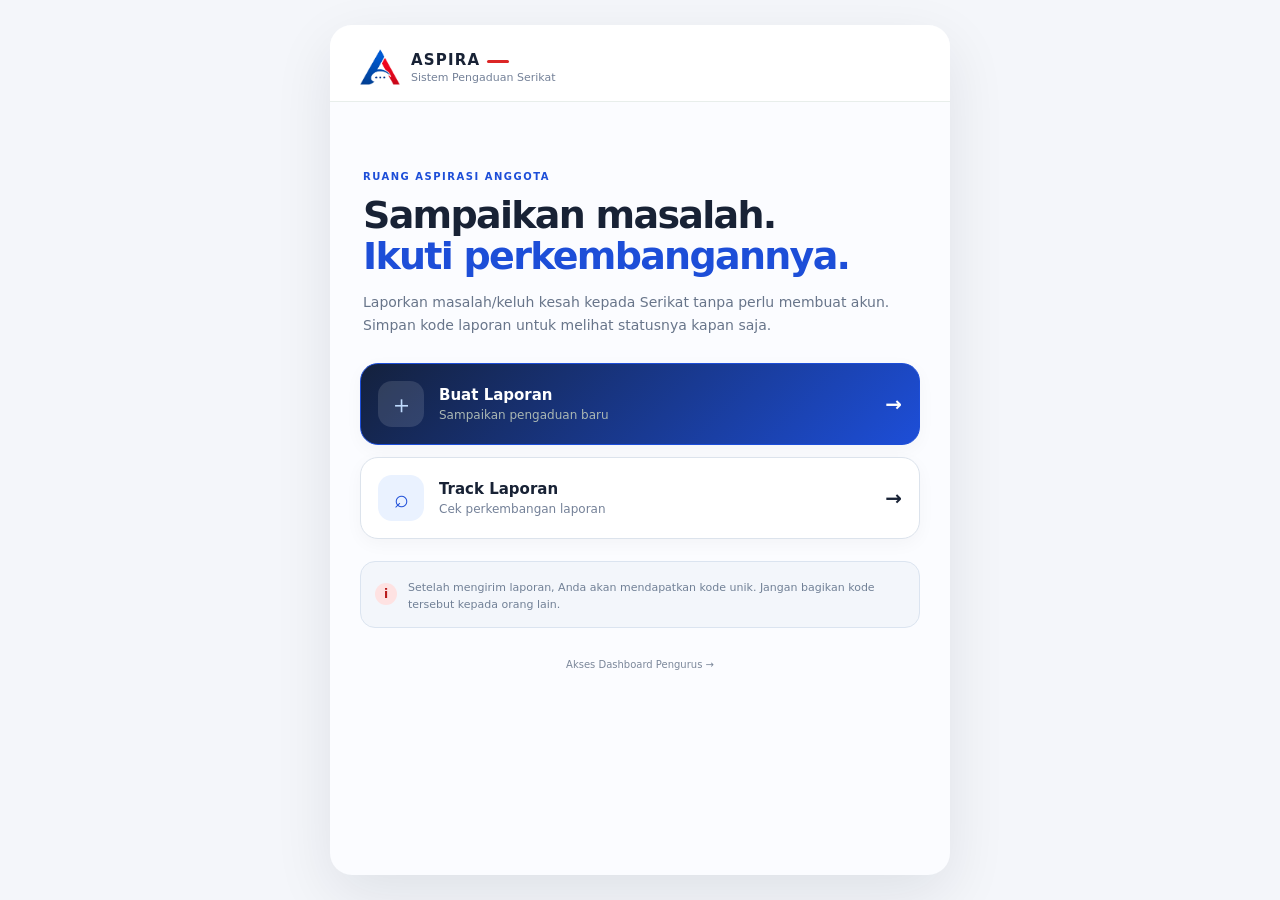
<file: index.html>
<!DOCTYPE html>
<html lang="id">
<head>
  <meta charset="UTF-8">
  <meta name="viewport" content="width=device-width, initial-scale=1.0">
  <meta name="theme-color" content="#14213d">
  <title>ASPIRA — Pengaduan Serikat</title>
  <link rel="stylesheet" href="css/style.css">
</head>
<body>
  <main class="app-shell">
    <header class="topbar">
      <div class="brand"> 
        <div class="brand-mark brand-mark-image"><img src="assets/aspira-brand-mark.png" alt="ASPIRA"></div>
        <div>
          <div class="brand-name">ASPIRA</div>
          <div class="brand-subtitle">Sistem Pengaduan Serikat</div>
        </div>
      </div>
    </header>

    <section class="page active">
      <div class="hero">
        <span class="eyebrow">RUANG ASPIRASI ANGGOTA</span>
        <h1>Sampaikan masalah.<br><span>Ikuti perkembangannya.</span></h1>
        <p>Laporkan masalah/keluh kesah kepada Serikat tanpa perlu membuat akun. Simpan kode laporan untuk melihat statusnya kapan saja.</p>
      </div>

      <div class="home-actions">
        <a class="action-card primary" href="pages/laporan.html">
          <div class="action-icon">＋</div>
          <div><strong>Buat Laporan</strong><span>Sampaikan pengaduan baru</span></div>
          <b>→</b>
        </a>
        <a class="action-card" href="pages/track.html">
          <div class="action-icon">⌕</div>
          <div><strong>Track Laporan</strong><span>Cek perkembangan laporan</span></div>
          <b>→</b>
        </a>
      </div>

      <div class="info-box">
        <div class="info-icon">i</div>
        <div>
          <p>Setelah mengirim laporan, Anda akan mendapatkan kode unik. Jangan bagikan kode tersebut kepada orang lain.</p>
        </div>
      </div>
    
      <div class="admin-entry">
        <a href="pages/admin-login.html">Akses Dashboard Pengurus →</a> 
      </div>
    </section>
  </main>
</body>
</html>
</file>
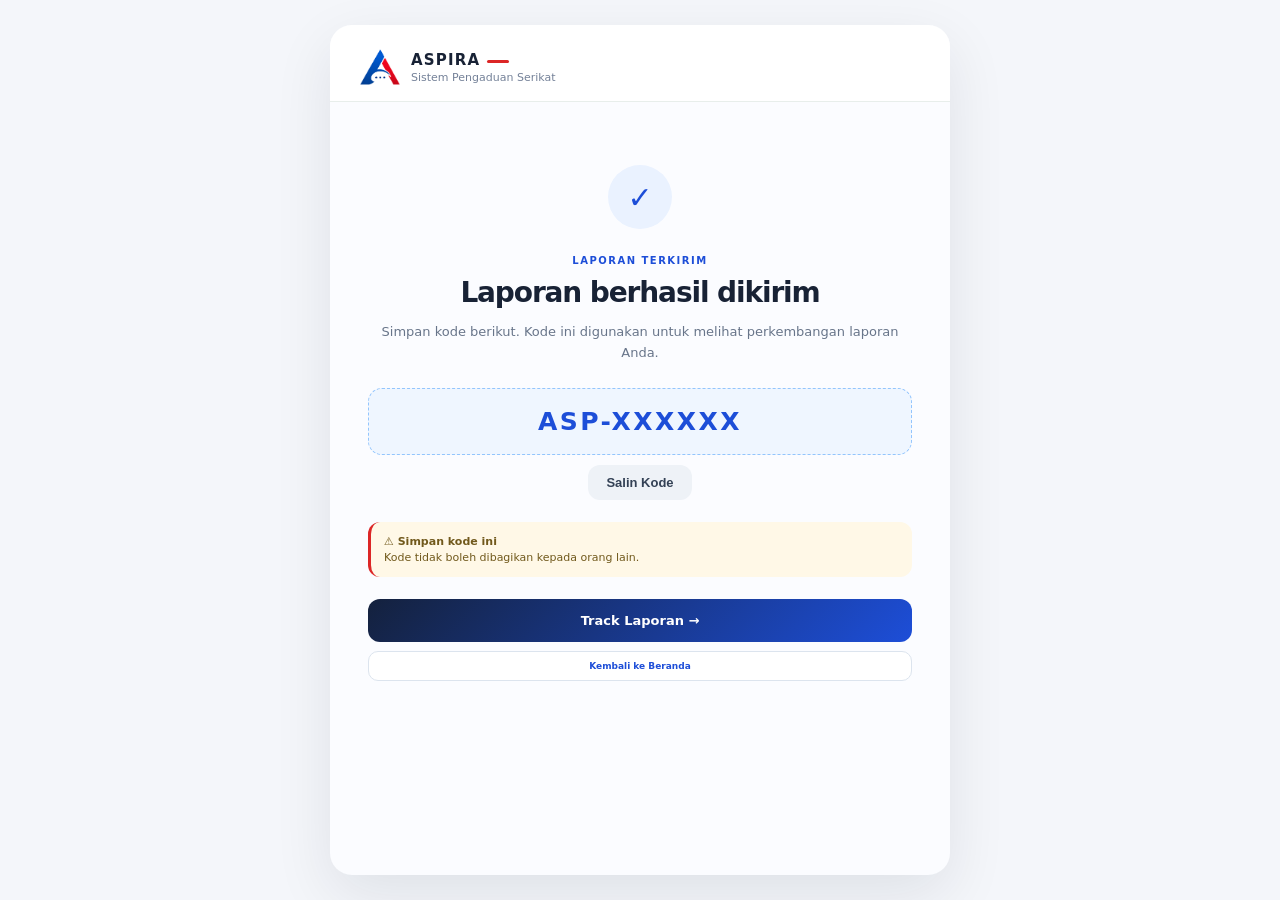
<file: pages/sukses.html>
<!DOCTYPE html>
<html lang="id">
<head>
  <meta charset="UTF-8">
  <meta name="viewport" content="width=device-width, initial-scale=1.0">
  <meta name="theme-color" content="#14213d">
  <title>Laporan Terkirim — ASPIRA</title>
  <link rel="stylesheet" href="../css/style.css">
</head>
<body>
  <main class="app-shell">
    <header class="topbar"><a class="brand brand-link" href="../index.html"><div class="brand-mark brand-mark-image"><img src="../assets/aspira-brand-mark.png" alt="ASPIRA"></div><div><div class="brand-name">ASPIRA</div><div class="brand-subtitle">Sistem Pengaduan Serikat</div></div></a></header>
    <section class="page active">
      <div class="success-card">
        <div class="success-mark">✓</div>
        <span class="eyebrow">LAPORAN TERKIRIM</span>
        <h2>Laporan berhasil dikirim</h2>
        <p>Simpan kode berikut. Kode ini digunakan untuk melihat perkembangan laporan Anda.</p>
        <div class="ticket-code" id="generatedCode">ASP-XXXXXX</div>
        <button class="copy-btn" id="copyBtn">Salin Kode</button>
        <div class="warning"><strong>⚠ Simpan kode ini</strong><span>Kode tidak boleh dibagikan kepada orang lain.</span></div>
        <div class="success-actions">
          <a class="submit-btn button-link" href="track.html" id="trackLink">Track Laporan →</a>
          <a class="secondary-btn button-link" href="../index.html">Kembali ke Beranda</a>
        </div>
      </div>
    </section>
  </main>
  <script src="../js/loading.js"></script><script src="../js/sukses.js"></script>
</body>
</html>
</file>
<file: css/style.css>
*{box-sizing:border-box}body{margin:0;background:#f4f6fa;color:#182235;font-family:Inter,ui-sans-serif,system-ui,-apple-system,BlinkMacSystemFont,"Segoe UI",sans-serif}.app-shell{width:min(100%,620px);min-height:100vh;margin:auto;background:#fbfcff}.topbar{padding:22px 22px 14px;border-bottom:1px solid #e8eeeb;background:#fff}.brand{display:flex;align-items:center;gap:11px}.brand-mark{width:40px;height:40px;border-radius:12px;background:#14213d;color:#fff;display:grid;place-items:center;font-weight:800;font-size:18px}.brand-name{font-weight:850;letter-spacing:.08em;font-size:15px}.brand-subtitle{font-size:11px;color:#748198;margin-top:2px}.page{display:none;padding:28px 22px 42px}.page.active{display:block}.hero{padding:35px 3px 26px}.eyebrow{font-size:10px;font-weight:800;letter-spacing:.15em;color:#2563eb}.hero h1{font-size:38px;line-height:1.08;letter-spacing:-.045em;margin:11px 0 14px}.hero h1 span{color:#2563eb}.hero p,.page-heading p{color:#68758a;line-height:1.65;margin:0;font-size:14px}.home-actions{display:grid;gap:12px}.action-card{width:100%;border:1px solid #dce3ec;background:#fff;border-radius:18px;padding:17px;display:grid;grid-template-columns:48px 1fr auto;align-items:center;text-align:left;gap:13px;cursor:pointer;box-shadow:0 5px 18px rgba(15,23,42,.035);transition:.2s}.action-card:hover{transform:translateY(-1px);border-color:#b9d8cd}.action-card.primary{background:#14213d;color:#fff;border-color:#14213d}.action-card strong,.action-card span{display:block}.action-card strong{font-size:15px}.action-card span{font-size:12px;margin-top:4px;color:#748198}.action-card.primary span{color:#aab7b3}.action-card>b{font-size:20px}.action-icon{width:46px;height:46px;border-radius:14px;background:#eaf2ff;color:#1d4ed8;display:grid;place-items:center;font-size:25px}.primary .action-icon{background:#243b68;color:#93c5fd}.info-box{margin-top:22px;background:#f3f6fb;border:1px solid #dbe4f0;border-radius:15px;padding:14px;display:flex;gap:11px}.info-icon{width:22px;height:22px;border-radius:50%;background:#dbeafe;color:#1d4ed8;display:grid;place-items:center;font-weight:800;font-size:12px;flex:none;transform:translateY(7PX);}.info-box strong{font-size:12px}.info-box p{font-size:11px;color:#718096;line-height:1.5;margin:4px 0 0}.back-btn{border:0;background:transparent;padding:0;color:#64716d;font-weight:700;cursor:pointer;margin-bottom:25px}.page-heading{margin-bottom:22px}.page-heading h2{font-size:30px;letter-spacing:-.04em;margin:8px 0 8px}.form-card,.track-card{background:#fff;border:1px solid #dce3ec;border-radius:20px;padding:18px;box-shadow:0 8px 24px rgba(15,23,42,.04)}label{display:block;font-size:12px;font-weight:750;color:#334155;margin-bottom:16px}label span{color:#2563eb}input,select,textarea{display:block;width:100%;margin-top:7px;border:1px solid #dbe4e0;background:#fbfcff;border-radius:11px;padding:13px 12px;font:inherit;font-size:13px;color:#182235;outline:none;transition:.2s}textarea{resize:vertical;min-height:100px;max-height:220px}input:focus,select:focus,textarea:focus{border-color:#60a5fa;box-shadow:0 0 0 3px rgba(11,143,105,.08)}.submit-btn,.secondary-btn,.copy-btn{width:100%;border:0;border-radius:12px;padding:14px;font-weight:800;font-size:13px;cursor:pointer}.submit-btn{background:#14213d;color:#fff}.submit-btn span{float:right}.secondary-btn{background:#eef3f1;color:#31403b;margin-top:9px}.success-card{text-align:center;padding:35px 8px}.success-mark{width:64px;height:64px;border-radius:50%;background:#dff5ed;color:#1d4ed8;display:grid;place-items:center;font-size:30px;font-weight:800;margin:0 auto 20px}.success-card h2{font-size:28px;letter-spacing:-.04em;margin:8px 0}.success-card p{color:#68758a;font-size:13px;line-height:1.6}.ticket-code{margin:24px 0 10px;padding:18px;border:1px dashed #71bea9;background:#f0faf6;border-radius:14px;font-size:25px;letter-spacing:.1em;font-weight:900;color:#1d4ed8}.copy-btn{width:auto;padding:10px 18px;background:#eef2f7;color:#334155}.warning{margin:22px 0;text-align:left;padding:13px;border-radius:12px;background:#fff8e7;color:#71591c;font-size:11px}.warning strong,.warning span{display:block}.warning span{margin-top:3px}.success-actions{margin-top:22px}.code-input{text-transform:uppercase;letter-spacing:.12em;font-weight:800}.track-result{margin-top:18px}.hidden{display:none}.result-card{background:#fff;border:1px solid #dce3ec;border-radius:20px;padding:19px}.result-head{display:flex;justify-content:space-between;gap:10px;align-items:start}.result-title{font-weight:850;font-size:16px}.status{font-size:10px;font-weight:850;padding:7px 9px;border-radius:20px;background:#fff3cf;color:#80651c;white-space:nowrap}.meta{font-size:11px;color:#7b879a;margin-top:6px}.timeline{margin-top:22px}.event{display:grid;grid-template-columns:18px 1fr;gap:11px;position:relative;padding-bottom:20px}.event:not(:last-child):after{content:"";position:absolute;left:7px;top:16px;width:2px;height:calc(100% - 10px);background:#dfe8e4}.dot{width:16px;height:16px;border-radius:50%;background:#2563eb;border:4px solid #dbeafe;z-index:1}.event-title{font-size:12px;font-weight:800}.event-date{font-size:10px;color:#8792a5;margin-top:3px}.event-note{font-size:11px;color:#6d788b;margin-top:5px;line-height:1.45}@media(min-width:700px){body{padding:25px 0}.app-shell{border-radius:22px;overflow:hidden;box-shadow:0 20px 60px rgba(15,23,42,.09);min-height:calc(100vh - 50px)}.topbar{padding-left:30px;padding-right:30px}.page{padding-left:30px;padding-right:30px}}

/* Blue + red union accent */
.brand-mark{background:linear-gradient(135deg,#1d4ed8 0 70%,#dc2626 70% 100%)}
.brand-name{position:relative}
.brand-name:after{content:"";display:inline-block;width:22px;height:3px;margin:0 0 2px 7px;border-radius:4px;background:#dc2626}
.action-card.primary{background:linear-gradient(135deg,#14213d 0%,#1d4ed8 100%);border-color:#1d4ed8}
.action-card.primary .action-icon{background:rgba(255,255,255,.12);color:#bfdbfe}
.action-card:not(.primary) .action-icon{background:#eaf2ff;color:#1d4ed8}
.eyebrow{color:#1d4ed8}
.hero h1 span{color:#1d4ed8}
.submit-btn{background:linear-gradient(135deg,#14213d 0%,#1d4ed8 100%)}
.ticket-code{border-color:#93c5fd;background:#eff6ff;color:#1d4ed8}
.success-mark{background:#eaf2ff;color:#1d4ed8}
.warning{border-left:3px solid #dc2626}
.status{background:#fff1f2;color:#b91c1c}
.dot{background:#1d4ed8;border-color:#dbeafe}
.info-icon{color:#b91c1c;background:#fee2e2}

.brand-link{text-decoration:none;color:inherit}
.button-link{text-decoration:none;display:block;text-align:center}

/* Navigation links */
a.action-card,
a.back-btn,
a.brand-link,
a.button-link {
  text-decoration: none;
}
a.action-card {
  color: inherit;
}
a.back-btn {
  display: inline-block;
}

/* Center action icons */
.action-card .action-icon {
  display: flex;
  align-items: center;
  justify-content: center;
  line-height: 1;
  text-align: center;
  padding: 0;
}
.action-card .action-icon::first-letter {
  line-height: 1;
}

.form-card input[type="file"]{padding:10px;background:#fff}
.file-hint{font-size:10px;font-weight:500;color:#7b879a;margin-top:6px;line-height:1.45}
.privacy-option{display:grid;grid-template-columns:22px 1fr;gap:10px;align-items:start;padding:13px;border:1px solid #dce3ec;border-radius:12px;background:#f8fafc;cursor:pointer}
.privacy-option>input{position:absolute;opacity:0;pointer-events:none;width:1px;height:1px;margin:0}
.checkmark{width:20px;height:20px;border:1.5px solid #b8c4d3;border-radius:6px;background:#fff;display:block;position:relative}
.privacy-option>input:checked + .checkmark{background:#1d4ed8;border-color:#1d4ed8}
.privacy-option>input:checked + .checkmark:after{content:"✓";position:absolute;color:#fff;font-size:13px;font-weight:800;left:4px;top:0}
.privacy-copy{margin:0!important;font-weight:700!important;font-size:12px!important;color:#34413d!important}
.privacy-copy strong,.privacy-copy small{display:block}
.privacy-copy small{font-weight:500;font-size:10px;color:#748198;margin-top:4px;line-height:1.45}
label small{font-weight:500;color:#8792a5}

/* Track: loading + compact result + collapsible details */
.track-loading[hidden],
.report-detail[hidden] {
  display: none !important;
}
.track-loading {
  min-height: 82px;
  display: flex;
  align-items: center;
  justify-content: center;
  gap: 10px;
  color: #68758a;
  font-size: 12px;
  font-weight: 750;
}
.track-loading .loader {
  width: 26px;
  height: 26px;
  border: 3px solid #dbeafe;
  border-top-color: #1d4ed8;
  border-right-color: #dc2626;
  border-radius: 50%;
  animation: aspiraSpin .7s linear infinite;
}
@keyframes aspiraSpin { to { transform: rotate(360deg); } }

.track-topline {
  display: flex;
  align-items: flex-start;
  justify-content: space-between;
  gap: 12px;
}
.track-title {
  min-width: 0;
  font-size: 13px;
  line-height: 1.45;
  color: #334155;
}
.track-title strong {
  color: #1d4ed8;
  letter-spacing: .03em;
}
.track-title > span:first-of-type {
  color: #a0aabd;
  margin: 0 3px;
}
.track-summary {
  display: grid;
  grid-template-columns: 1fr 1fr;
  gap: 10px;
  margin-top: 15px;
  padding: 12px 0;
  border-top: 1px solid #edf1f5;
  border-bottom: 1px solid #edf1f5;
}
.track-summary span,
.track-summary strong {
  display: block;
}
.track-summary span {
  font-size: 10px;
  color: #7b879a;
}
.track-summary strong {
  margin-top: 3px;
  font-size: 12px;
  color: #334155;
}
.track-event {
  display: flex;
  align-items: center;
  gap: 10px;
  margin-top: 15px;
  min-height: 26px;
}
.track-event .dot {
  flex: 0 0 16px;
}
.detail-toggle {
  width: 100%;
  margin-top: 12px;
  padding: 11px 12px;
  border: 1px solid #dbe4f0;
  border-radius: 11px;
  background: #fff;
  color: #1d4ed8;
  font-size: 12px;
  font-weight: 800;
  text-align: left;
  cursor: pointer;
}
.detail-toggle span {
  display: inline-block;
  width: 16px;
  text-align: center;
}
.detail-divider {
  height: 1px;
  background: #edf1f5;
  margin: 15px 0 0;
}

/* Readable report detail */
.report-detail {
  padding-top: 2px;
}
.detail-section {
  padding: 17px 0 2px;
}
.detail-section + .detail-section {
  border-top: 1px solid #edf1f5;
  margin-top: 6px;
}
.detail-section-title {
  font-size: 12px;
  font-weight: 850;
  color: #14213d;
  margin-bottom: 12px;
  letter-spacing: -.01em;
}
.detail-grid {
  display: grid;
  grid-template-columns: 1fr 1fr;
  gap: 10px;
}
.detail-item {
  min-width: 0;
  padding: 11px 12px;
  border: 1px solid #e7ebf1;
  border-radius: 10px;
  background: #fbfcfe;
}
.detail-item span,
.story-box > span,
.attachment-box span {
  display: block;
  font-size: 10px;
  font-weight: 650;
  color: #7b879a;
  margin-bottom: 5px;
}
.detail-item strong,
.attachment-box strong {
  display: block;
  font-size: 12px;
  line-height: 1.45;
  color: #334155;
  font-weight: 750;
  overflow-wrap: anywhere;
}
.detail-full {
  margin-bottom: 10px;
}
.story-box {
  margin-top: 10px;
  padding: 13px 14px;
  border-radius: 11px;
  background: #f7f9fc;
  border: 1px solid #e7ebf1;
}
.story-box p {
  margin: 0;
  color: #4f5d70;
  font-size: 12px;
  line-height: 1.7;
  overflow-wrap: anywhere;
}
.attachment-box {
  margin-top: 10px;
  padding: 11px 12px;
  border: 1px solid #e7ebf1;
  border-radius: 10px;
  background: #fbfcfe;
}
.attachment-box strong {
  color: #1d4ed8;
}
@media(max-width:430px) {
  .detail-grid {
    grid-template-columns: 1fr;
  }
}

/* Pengurus dashboard */
.admin-shell{width:min(100%,900px);min-height:100vh;margin:auto;background:#fbfcff}
.admin-topbar{display:flex;align-items:center;justify-content:space-between;padding:20px 28px;border-bottom:1px solid #e5eaf0;background:#fff}
.admin-badge{font-size:9px;font-weight:850;letter-spacing:.12em;color:#1d4ed8;background:#eaf2ff;border:1px solid #dbeafe;padding:8px 10px;border-radius:20px}
.admin-page{padding:30px 28px 50px}
.admin-heading h1{font-size:31px;letter-spacing:-.04em;margin:8px 0}
.admin-heading p{color:#68758a;font-size:13px;margin:0;line-height:1.6}
.stats-grid{display:grid;grid-template-columns:repeat(4,1fr);gap:12px;margin-top:24px}
.stat-card{padding:16px;border:1px solid #e1e7ef;border-radius:15px;background:#fff}
.stat-card span{display:block;font-size:10px;color:#7b879a;font-weight:700}
.stat-card strong{display:block;font-size:26px;color:#14213d;margin-top:5px}
.stat-new strong{color:#b91c1c}.stat-process strong{color:#1d4ed8}.stat-done strong{color:#087d5d}
.admin-toolbar{display:flex;align-items:end;justify-content:space-between;gap:15px;margin-top:30px;margin-bottom:13px}
.admin-toolbar h2{font-size:18px;margin:0 0 4px}.admin-toolbar span{font-size:10px;color:#7b879a}
.admin-toolbar select{width:auto;min-width:150px;margin:0;padding:10px 11px}
.admin-list{display:grid;gap:10px}
.admin-report{background:#fff;border:1px solid #e1e7ef;border-radius:15px;padding:16px}
.admin-report-top{display:flex;justify-content:space-between;align-items:flex-start;gap:15px}
.admin-code{font-size:10px;color:#1d4ed8;font-weight:850;letter-spacing:.05em}
.admin-report h3{font-size:14px;margin:5px 0 4px;color:#263449}
.admin-report p{font-size:10px;color:#7b879a;margin:0}
.admin-report-bottom{display:flex;justify-content:space-between;align-items:center;margin-top:14px;padding-top:11px;border-top:1px solid #edf1f5;font-size:10px;color:#8792a5}
.admin-report-bottom button{border:0;background:transparent;color:#1d4ed8;font-size:10px;font-weight:800;cursor:pointer}
.empty-admin{text-align:center;padding:45px 20px;border:1px dashed #dbe3ec;border-radius:15px;color:#334155;font-weight:800}
.empty-admin span{display:block;color:#8792a5;font-size:11px;font-weight:500;margin-top:5px}
@media(max-width:650px){
  .admin-topbar{padding:18px 20px}.admin-page{padding:25px 20px 40px}
  .stats-grid{grid-template-columns:1fr 1fr}
  .admin-toolbar{align-items:stretch;flex-direction:column}
  .admin-toolbar select{width:100%}
}
.admin-entry{text-align:center;margin-top:25px}.admin-entry a{font-size:10px;color:#7b879a;text-decoration:none}.admin-entry a:hover{color:#1d4ed8}
/* Admin detail */
.admin-detail-head{display:flex;justify-content:space-between;align-items:flex-start;gap:20px;margin:12px 0 24px}
.admin-detail-head h1{font-size:27px;letter-spacing:-.035em;margin:7px 0 5px;color:#14213d}
.admin-detail-code{font-size:11px;color:#1d4ed8;font-weight:850;letter-spacing:.06em}
.admin-detail-grid{display:grid;grid-template-columns:1fr 1.35fr;gap:12px}
.admin-panel{background:#fff;border:1px solid #e1e7ef;border-radius:15px;padding:18px;margin-top:12px}
.panel-title{font-size:13px;font-weight:850;color:#14213d;margin-bottom:14px}
.admin-info-grid{display:grid;grid-template-columns:1fr 1fr;gap:10px}
.admin-info-grid>div,.admin-info-row{padding:11px 12px;border:1px solid #e7ebf1;border-radius:10px;background:#fbfcfe}
.admin-info-grid span,.admin-info-row span{display:block;font-size:10px;color:#7b879a;margin-bottom:4px}
.admin-info-grid strong,.admin-info-row strong{font-size:12px;color:#334155;line-height:1.45;overflow-wrap:anywhere}
.admin-info-row{display:flex;justify-content:space-between;gap:15px;margin-bottom:9px}
.admin-info-row strong{text-align:right}
.admin-story{padding:14px;border-radius:11px;background:#f7f9fc;border:1px solid #e7ebf1;color:#4f5d70;font-size:12px;line-height:1.7}
.admin-attachment{margin-top:10px;padding:11px 12px;border:1px solid #e7ebf1;border-radius:10px;font-size:11px;color:#1d4ed8}
.action-panel label{margin-bottom:14px}
.action-panel textarea{min-height:90px;max-height:180px}
.admin-timeline{display:grid;gap:0}
.admin-timeline-item{display:grid;grid-template-columns:18px 1fr;gap:10px;position:relative;padding-bottom:19px}
.admin-timeline-item:not(:last-child):after{content:"";position:absolute;left:7px;top:15px;width:2px;height:calc(100% - 9px);background:#e1e7ef}
.admin-timeline-dot{width:16px;height:16px;border-radius:50%;background:#1d4ed8;border:4px solid #dbeafe;z-index:1}
.admin-timeline-item strong{display:block;font-size:11px;color:#334155}
.admin-timeline-item span{display:block;font-size:9px;color:#8792a5;margin-top:3px}
.admin-timeline-item p{font-size:11px;line-height:1.5;color:#68758a;margin:5px 0 0}
@media(max-width:700px){
  .admin-detail-head{flex-direction:column}
  .admin-detail-grid{grid-template-columns:1fr}
  .admin-info-grid{grid-template-columns:1fr}
}

/* Public tracking history */
.track-history{
  margin-top:18px;
  padding-top:15px;
  border-top:1px solid #edf1f5;
}
.history-title{
  font-size:11px;
  font-weight:850;
  color:#14213d;
  margin-bottom:14px;
}
.public-event{
  display:grid;
  grid-template-columns:20px 1fr;
  gap:10px;
  position:relative;
  padding-bottom:17px;
}
.public-event:not(:last-child) .public-event-marker:after{
  content:"";
  position:absolute;
  left:7px;
  top:15px;
  width:2px;
  height:calc(100% - 6px);
  background:#e1e7ef;
}
.public-event-marker{
  position:relative;
  z-index:1;
}
.public-event-marker .dot{
  width:16px;
  height:16px;
  border-radius:50%;
  background:#dbeafe;
  border:4px solid #fff;
  box-shadow:0 0 0 1px #93c5fd;
}
.public-event-marker.latest .dot{
  background:#1d4ed8;
  box-shadow:0 0 0 1px #1d4ed8;
}
.public-event-content strong{
  display:block;
  font-size:11px;
  color:#334155;
  line-height:1.4;
}
.public-event-content span{
  display:block;
  font-size:9px;
  color:#8792a5;
  margin-top:3px;
}
.public-event-content p{
  margin:5px 0 0;
  font-size:11px;
  line-height:1.55;
  color:#68758a;
}

.login-shell{min-height:100vh;display:flex;align-items:center;justify-content:center;padding:25px 18px;background:#f4f7fb}
.login-card{width:min(100%,430px);padding:30px;background:#fff;border:1px solid #e1e7ef;border-radius:20px;box-shadow:0 18px 50px rgba(20,33,61,.08)}
.login-brand{display:flex;align-items:center;gap:10px;text-decoration:none;color:inherit}.login-heading{margin:35px 0 22px}.login-heading h1{font-size:28px;letter-spacing:-.04em;color:#14213d;margin:8px 0}.login-heading p{font-size:12px;line-height:1.6;color:#68758a;margin:0}
.login-form label{display:block;margin-bottom:15px;font-size:11px;font-weight:800;color:#334155}.login-form input{margin-top:7px}.password-wrap{position:relative}.password-wrap input{padding-right:75px}.password-wrap button{position:absolute;right:8px;top:50%;transform:translateY(-38%);border:0;background:transparent;color:#1d4ed8;font-size:10px;font-weight:800;cursor:pointer}
.login-error{margin:0 0 13px;padding:10px 11px;border-radius:9px;background:#fff1f2;border:1px solid #fecdd3;color:#be123c;font-size:10px;font-weight:700}
.login-note{margin-top:15px;padding:12px;border-radius:11px;background:#f7f9fc;border:1px solid #e7ebf1}.login-note strong,.login-note span{display:block}.login-note strong{font-size:10px;color:#334155}.login-note span{font-size:9px;line-height:1.5;color:#8792a5;margin-top:4px}.login-back{display:block;text-align:center;margin-top:18px;color:#7b879a;font-size:10px;text-decoration:none}
.admin-actions{display:flex;align-items:center;gap:8px}.logout-btn{border:1px solid #e1e7ef;background:#fff;color:#64748b;border-radius:18px;padding:7px 10px;font-size:9px;font-weight:800;cursor:pointer}

.admin-controls{display:flex;gap:8px;align-items:center}.admin-controls select{min-width:145px;margin:0}
.admin-search{position:relative;display:flex;align-items:center;margin:0 0 14px}.admin-search input{width:100%;margin:0;padding:12px 42px 12px 38px;border:1px solid #e1e7ef;border-radius:12px;background:#fff;font-size:11px;color:#334155;outline:none}.admin-search input:focus{border-color:#93c5fd;box-shadow:0 0 0 3px rgba(29,78,216,.07)}
.search-icon{position:absolute;left:13px;top:50%;transform:translateY(-52%);color:#7b879a;font-size:19px;line-height:1;pointer-events:none}#clearSearch{position:absolute;right:9px;top:50%;transform:translateY(-50%);width:24px;height:24px;border:0;border-radius:50%;background:#eef2f7;color:#64748b;font-size:17px;line-height:20px;cursor:pointer}
@media(max-width:650px){.admin-controls{width:100%;display:grid;grid-template-columns:1fr 1fr}.admin-controls select{width:100%;min-width:0}}

/* V11 dashboard analytics */
.analytics-section{margin:20px 0 4px}
.action-alert{display:flex;align-items:center;gap:12px;padding:13px 14px;border:1px solid #fed7aa;border-radius:14px;background:#fffaf3;margin-bottom:12px}
.action-alert-icon{width:28px;height:28px;display:grid;place-items:center;border-radius:50%;background:#fef3c7;color:#b45309;font-weight:900;font-size:13px}
.action-alert strong{display:block;font-size:11px;color:#7c2d12}
.action-alert span{display:block;font-size:10px;color:#9a6b3f;margin-top:3px}
.action-alert button{margin-left:auto;border:0;background:transparent;color:#b45309;font-size:10px;font-weight:850;cursor:pointer}
.action-alert-clear{border-color:#d1fae5;background:#f5fffb}.action-alert-clear .action-alert-icon{background:#dcfce7;color:#15803d}.action-alert-clear strong{color:#166534}.action-alert-clear span{color:#4f7a61}
.analytics-grid{display:grid;grid-template-columns:1fr 1fr;gap:12px}
.analytics-card{background:#fff;border:1px solid #e1e7ef;border-radius:15px;padding:17px}
.analytics-card-head{display:flex;justify-content:space-between;align-items:flex-start;gap:10px;margin-bottom:15px}
.analytics-label{font-size:9px;font-weight:850;letter-spacing:.12em;color:#94a0b2}
.analytics-card h3{font-size:14px;color:#14213d;margin:4px 0 0}
.bar-list{display:flex;flex-direction:column;gap:12px;min-height:0}
.bar-row{display:block;min-height:0}.bar-meta{display:flex;align-items:center;justify-content:space-between;gap:10px;margin:0 0 5px;min-height:16px}
.bar-meta span{font-size:10px;color:#5d6b7e;white-space:nowrap;overflow:hidden;text-overflow:ellipsis}
.bar-meta strong{font-size:10px;color:#334155}
.bar-track{position:relative;width:100%;height:7px;border-radius:10px;background:#eef2f7;overflow:hidden;display:block}
.bar-fill{display:block;height:100%;border-radius:10px;background:#1d4ed8;max-width:100%;min-width:0}
.analytics-empty{font-size:10px;color:#94a0b2;padding:8px 0}
.trend-card{margin-top:12px}
.trend-total{font-size:10px;color:#7b879a}
.trend-chart{height:155px;display:grid;grid-template-columns:repeat(7,1fr);gap:8px;align-items:end}
.trend-col{height:100%;display:flex;flex-direction:column;align-items:center;justify-content:flex-end;min-width:0}
.trend-value{height:16px;font-size:9px;font-weight:800;color:#334155}
.trend-bar-area{width:100%;height:92px;display:flex;align-items:flex-end;justify-content:center}
.trend-bar{width:min(28px,55%);min-height:3px;border-radius:7px 7px 3px 3px;background:#1d4ed8}
.trend-col strong{font-size:9px;color:#5d6b7e;margin-top:7px}
.trend-col small{font-size:8px;color:#a0a9b7;margin-top:2px}
@media(max-width:700px){.analytics-grid{grid-template-columns:1fr}.action-alert{align-items:flex-start}.action-alert button{padding-top:3px}}

/* Cascading department -> section selects */
select:disabled{
  background:#f4f6f9;
  color:#9aa4b2;
  cursor:not-allowed;
}

.analytics-grid{align-items:start}
.analytics-grid>.analytics-card{align-self:start;height:auto}
.analytics-card .bar-row{width:100%}
.analytics-card .bar-meta span,
.analytics-card .bar-meta strong{line-height:16px}

/* V14: trend value must follow the top of its own bar, not the chart top */
.trend-chart{height:155px;display:grid;grid-template-columns:repeat(7,minmax(0,1fr));gap:8px;align-items:end}
.trend-col{height:100%;display:flex;flex-direction:column;align-items:center;justify-content:flex-end;min-width:0}
.trend-bar-area{position:relative;width:100%;height:92px;display:flex;align-items:flex-end;justify-content:center}
.trend-bar{position:relative;width:min(28px,55%);min-height:3px;max-height:100%;border-radius:7px 7px 3px 3px;background:#1d4ed8}
.trend-value{position:absolute;left:50%;transform:translateX(-50%);font-size:9px;font-weight:800;line-height:12px;color:#334155;white-space:nowrap;pointer-events:none}
.trend-col strong{font-size:9px;color:#5d6b7e;margin-top:7px;line-height:12px}
.trend-col small{font-size:8px;color:#a0a9b7;margin-top:2px;line-height:10px}

/* V15 realtime new-report notifications */
.admin-topbar{position:relative}
.notification-wrap{position:relative}
.notification-btn{position:relative;width:36px;height:36px;border:1px solid #dfe6ef;border-radius:11px;background:#fff;color:#14213d;display:grid;place-items:center;cursor:pointer}
.notification-bell{font-size:20px;line-height:1;transform:rotate(-20deg);display:block}
.notification-count{position:absolute;right:-4px;top:-5px;min-width:17px;height:17px;padding:0 4px;border-radius:20px;background:#dc2626;color:#fff;font-size:8px;font-weight:900;display:grid;place-items:center;border:2px solid #fff}
.notification-panel{position:absolute;right:0;top:45px;width:min(360px,calc(100vw - 36px));z-index:50;background:#fff;border:1px solid #dfe6ef;border-radius:15px;box-shadow:0 18px 45px rgba(15,23,42,.15);overflow:hidden}
.notification-head{display:flex;justify-content:space-between;align-items:flex-start;gap:12px;padding:14px;border-bottom:1px solid #edf1f5}
.notification-head strong{display:block;font-size:12px;color:#14213d}
.notification-head span{display:block;margin-top:3px;font-size:9px;color:#8792a5;line-height:1.4}
.notification-head button{border:0;background:transparent;color:#1d4ed8;font-size:9px;font-weight:800;cursor:pointer;padding:2px 0}
.notification-list{max-height:390px;overflow:auto}
.notification-item{width:100%;display:grid;grid-template-columns:9px 1fr 12px;gap:10px;align-items:start;text-align:left;padding:12px 14px;border:0;border-bottom:1px solid #f0f2f5;background:#fff;cursor:pointer}
.notification-item:hover{background:#f8fafc}
.notification-dot{width:7px;height:7px;border-radius:50%;background:#dc2626;margin-top:5px}
.notification-content strong{display:block;font-size:10px;line-height:1.4;color:#27364b;white-space:nowrap;overflow:hidden;text-overflow:ellipsis}
.notification-content>span{display:block;font-size:9px;color:#64748b;margin-top:3px;white-space:nowrap;overflow:hidden;text-overflow:ellipsis}
.notification-content small{display:block;font-size:8px;color:#9aa4b2;margin-top:4px}
.notification-arrow{font-size:18px;color:#a2acba;line-height:1}
.notification-empty{padding:28px 16px;text-align:center}
.notification-empty-icon{width:32px;height:32px;border-radius:50%;background:#dcfce7;color:#15803d;display:grid;place-items:center;margin:0 auto 8px;font-weight:900}
.notification-empty strong{display:block;font-size:10px;color:#334155}
.notification-empty span{display:block;margin-top:3px;font-size:9px;color:#94a0b2}
@media(max-width:560px){
  .admin-topbar{align-items:center}
  .notification-panel{right:-44px}
}

/* V16 notification fixes */
.notification-count[hidden]{display:none !important}
.notification-count{display:grid}

.status.status-diterima,.status.status-dilihat{background:#fee2e2;color:#b91c1c;border-color:#fecaca}.status.status-diproses{background:#dbeafe;color:#1d4ed8;border-color:#bfdbfe}.status.status-selesai{background:#dcfce7;color:#15803d;border-color:#bbf7d0}

.role-panel{margin:16px 0;background:#fff;border:1px solid #e1e7ef;border-radius:15px;padding:17px}
.role-panel-head{display:flex;justify-content:space-between;align-items:flex-start;gap:12px;margin-bottom:14px}.role-panel-head h2{margin:4px 0;font-size:15px;color:#14213d}.role-panel-head p{margin:0;color:#8792a5;font-size:9px}.secondary-btn{display:inline-flex;align-items:center;justify-content:center;border:1px solid #dce4ee;border-radius:10px;background:#fff;color:#1d4ed8;padding:9px 12px;font-size:9px;font-weight:800;text-decoration:none;cursor:pointer}.user-create{display:grid;grid-template-columns:1.6fr .8fr auto;gap:8px;margin-bottom:12px}.user-create input,.user-create select{width:100%;margin:0;padding:11px 12px;border:1px solid #e1e7ef;border-radius:10px;background:#fff;font-size:10px}.compact-btn{padding:10px 13px;font-size:9px}.user-list{display:grid;gap:7px}.user-row{display:flex;justify-content:space-between;align-items:center;gap:12px;padding:10px 11px;border:1px solid #edf1f5;border-radius:10px}.user-row strong{display:block;font-size:9px;color:#334155;word-break:break-all}.user-row span{display:block;margin-top:3px;font-size:8px;color:#94a0b2}.role-pill{margin:0!important;padding:5px 8px;border-radius:20px;background:#eef4ff;color:#1d4ed8!important;font-weight:800;text-transform:uppercase}.role-link{white-space:nowrap}
@media(max-width:650px){.user-create{grid-template-columns:1fr}.role-panel-head{flex-direction:column}.role-link{white-space:normal}}

.user-manage-btn{border:1px solid #dce4ee;border-radius:8px;background:#fff;color:#1d4ed8;padding:6px 9px;font-size:8px;font-weight:800;cursor:pointer;margin-left:auto}

.dashboard-switch{margin-right:4px}
.role-links{display:flex;gap:7px;flex-wrap:wrap}
.logout-btn:disabled{opacity:.65;cursor:wait}

#devBackBtn[hidden]{display:none!important}

.user-create{grid-template-columns:1.1fr 1fr 1.2fr .8fr auto}
.user-main strong{display:block}
.user-main span{display:block;margin-top:3px;font-size:8px;color:#64748b}
.user-main small{display:block;margin-top:3px;font-size:7px;color:#a0a9b7;word-break:break-all}
@media(max-width:760px){.user-create{grid-template-columns:1fr 1fr}.user-create .compact-btn{grid-column:1/-1}}
@media(max-width:520px){.user-create{grid-template-columns:1fr}}

.account-create{padding:14px;border:1px solid #e2e8f0;border-radius:13px;background:#f8fafc;margin-bottom:16px}
.account-create-head,.account-edit-head{display:flex;justify-content:space-between;align-items:flex-start;gap:12px;margin-bottom:11px}
.account-create-head strong,.account-edit-head strong{display:block;font-size:10px;color:#334155}
.account-create-head span:not(.role-pill),.account-edit-head span{display:block;font-size:8px;color:#94a0b2;margin-top:3px}
.account-form-grid{display:grid;grid-template-columns:1fr 1.2fr 1.1fr .75fr;gap:8px;margin-bottom:9px}
.account-form-grid input,.account-form-grid select,.user-search{width:100%;box-sizing:border-box;padding:10px 11px;border:1px solid #dce4ee;border-radius:9px;background:#fff;font-size:9px;outline:none}
.user-search{max-width:260px}
.form-message{margin-top:8px;padding:8px 10px;border-radius:8px;font-size:8px;line-height:1.4}
.form-message.success{background:#ecfdf5;color:#047857}.form-message.error{background:#fef2f2;color:#b91c1c}
.account-edit-head{align-items:center}
.account-modal{position:fixed;inset:0;z-index:100;display:grid;place-items:center;padding:18px;background:rgba(15,23,42,.38)}
.account-modal[hidden]{display:none!important}
.account-modal-card{width:min(430px,100%);background:#fff;border-radius:16px;padding:17px;box-shadow:0 25px 60px rgba(15,23,42,.2)}
.account-modal-head{display:flex;justify-content:space-between;align-items:flex-start;margin-bottom:14px}
.account-modal-head h2{margin:4px 0 0;font-size:15px;color:#14213d}
.modal-close{border:0;background:#f1f5f9;width:28px;height:28px;border-radius:8px;font-size:18px;color:#64748b;cursor:pointer}
.account-modal-card label{display:block;font-size:8px;color:#64748b;font-weight:800;margin-top:9px}
.account-modal-card label input,.account-modal-card label select{display:block;width:100%;box-sizing:border-box;margin-top:5px;padding:10px;border:1px solid #dce4ee;border-radius:9px;font-size:9px}
.modal-actions{display:flex;justify-content:flex-end;gap:7px;margin-top:15px}
@media(max-width:800px){.account-form-grid{grid-template-columns:1fr 1fr}}
@media(max-width:560px){.account-form-grid{grid-template-columns:1fr}.account-edit-head{align-items:stretch;flex-direction:column}.user-search{max-width:none}}

.account-tools{display:flex;gap:7px;align-items:center}.user-filter{padding:9px 10px;border:1px solid #dce4ee;border-radius:9px;background:#fff;font-size:9px;color:#475569}
.account-summary{display:grid;grid-template-columns:repeat(4,1fr);gap:7px;margin:10px 0 15px}.account-summary>div{padding:10px;border:1px solid #edf1f5;border-radius:10px;background:#fff}.account-summary strong{display:block;font-size:15px;color:#14213d}.account-summary span{font-size:8px;color:#94a0b2}
.account-card{display:flex;align-items:center;gap:10px;padding:12px;border:1px solid #e7ebf0;border-radius:12px;background:#fff}.account-card+.account-card{margin-top:7px}.account-card.is-inactive{opacity:.72;background:#f8fafc}.account-avatar{width:36px;height:36px;flex:none;border-radius:11px;background:#eef4ff;color:#1d4ed8;display:grid;place-items:center;font-size:10px;font-weight:900}.account-card-main{min-width:0;flex:1}.account-card-name{font-size:10px;font-weight:900;color:#334155}.account-card-email{font-size:8px;color:#64748b;margin-top:2px;overflow:hidden;text-overflow:ellipsis;white-space:nowrap}.account-card-main small{display:block;margin-top:4px;font-size:7px;color:#a0a9b7;word-break:break-all}.account-card-meta{display:flex;gap:5px;align-items:center;margin-top:5px}.account-state{padding:4px 7px;border-radius:20px;font-size:7px;font-weight:900}.account-state.active{background:#ecfdf5;color:#047857}.account-state.inactive{background:#fef2f2;color:#b91c1c}.account-card-action{border:1px solid #dce4ee;border-radius:8px;background:#fff;color:#1d4ed8;padding:7px 10px;font-size:8px;font-weight:900;cursor:pointer}
.action-user-meta{padding:10px;border-radius:10px;background:#f8fafc;font-size:8px;color:#64748b}.action-user-meta strong,.action-user-meta span{display:block}.action-user-meta span{margin-top:3px}.action-grid{display:grid;grid-template-columns:1fr 1fr;gap:7px;margin-top:11px}.action-btn{border:1px solid #dce4ee;border-radius:9px;background:#fff;padding:10px;font-size:9px;font-weight:800;color:#334155;cursor:pointer}.action-btn.danger{color:#b91c1c;background:#fff7f7;border-color:#fecaca}
@media(max-width:650px){.account-tools{width:100%;flex-direction:column}.user-filter,.user-search{max-width:none;width:100%}.account-summary{grid-template-columns:1fr 1fr}.account-card{align-items:flex-start}}

.spark-note{margin:0 0 12px;padding:10px 11px;border:1px solid #dbeafe;border-radius:10px;background:#f8fbff}.spark-note strong{display:block;font-size:8px;color:#1d4ed8}.spark-note span{display:block;margin-top:3px;font-size:7.5px;line-height:1.45;color:#64748b}

.account-card-actions{display:flex;gap:5px;align-items:center;margin-left:auto}
.account-card-edit{border:1px solid #dce4ee;border-radius:8px;background:#f8fafc;color:#334155;padding:7px 9px;font-size:8px;font-weight:900;cursor:pointer}
.account-card-edit:hover,.account-card-action:hover{background:#eef4ff}
@media(max-width:650px){.account-card-actions{width:100%;margin-left:0}.account-card-edit,.account-card-action{flex:1}}

.ketua-account-summary{display:grid;grid-template-columns:1fr 1fr;gap:8px;margin:12px 0}
.ketua-account-summary>div{padding:11px 12px;border:1px solid #e7ebf1;border-radius:10px;background:#fff}
.ketua-account-summary strong{display:block;font-size:16px;color:#14213d}
.ketua-account-summary span{display:block;margin-top:2px;font-size:8px;color:#8792a5}
.ketua-account-card{display:flex;align-items:center;gap:10px;padding:12px;border:1px solid #e3e8ef;border-radius:12px;background:#fff}
.ketua-account-card+.ketua-account-card{margin-top:7px}
.ketua-account-card.is-inactive{opacity:.72;background:#f8fafc}
.ketua-account-main{min-width:0;flex:1}
.ketua-account-main>strong{display:block;font-size:10px;color:#334155}
.ketua-account-main>span{display:block;font-size:8px;color:#64748b;margin-top:2px;overflow:hidden;text-overflow:ellipsis;white-space:nowrap}
.ketua-account-main>small{display:block;margin-top:4px;font-size:7px;color:#a0a9b7;word-break:break-all}
.ketua-account-meta{display:flex;align-items:center;gap:5px;margin-top:5px}
.ketua-account-action{border:1px solid #dce4ee;border-radius:8px;background:#fff;color:#1d4ed8;padding:8px 10px;font-size:8px;font-weight:900;cursor:pointer;white-space:nowrap}
.ketua-account-action.danger{color:#b91c1c;background:#fff7f7;border-color:#fecaca}
@media(max-width:560px){.ketua-account-card{align-items:flex-start;flex-wrap:wrap}.ketua-account-main{min-width:calc(100% - 50px)}.ketua-account-action{margin-left:46px;width:calc(100% - 46px)}}

/* V32 mobile account-card layout fix */
@media (max-width: 650px) {
  .account-card {
    display: flex;
    flex-wrap: wrap;
    align-items: flex-start;
    gap: 9px;
  }
  .account-card .account-avatar {
    flex: 0 0 36px;
  }
  .account-card .account-card-main {
    flex: 1 1 calc(100% - 45px);
    width: calc(100% - 45px);
    min-width: 0;
  }
  .account-card .account-card-email {
    max-width: 100%;
  }
  .account-card .account-card-main small {
    max-width: 100%;
    overflow-wrap: anywhere;
    word-break: normal;
    line-height: 1.35;
  }
  .account-card .account-card-actions {
    flex: 0 0 calc(100% - 45px);
    width: calc(100% - 45px);
    margin-left: 45px;
    display: flex;
    gap: 6px;
  }
  .account-card .account-card-edit,
  .account-card .account-card-action {
    flex: 1 1 0;
    min-width: 0;
    width: auto;
  }
}

/* V33 — ASPIRA PNG brand mark */
.brand-mark-image{
  display:flex;
  align-items:center;
  justify-content:center;
  overflow:hidden;
  flex:0 0 auto;
}
.brand-mark-image img{
  display:block;
  width:100%;
  height:100%;
  max-width:100%;
  max-height:100%;
  object-fit:contain;
}

/* V34 — PNG-only brand mark: remove the old CSS square */
.brand-mark.brand-mark-image{
  width:40px;
  height:40px;
  padding:0;
  margin:0;
  border-radius:0;
  background:transparent;
  color:inherit;
  display:flex;
  align-items:center;
  justify-content:center;
  overflow:visible;
  box-shadow:none;
}
.brand-mark.brand-mark-image img{
  display:block;
  width:40px;
  height:40px;
  max-width:none;
  max-height:none;
  object-fit:contain;
  background:transparent;
  border:0;
  border-radius:0;
}
@media (max-width:650px){
  .brand-mark.brand-mark-image,
  .brand-mark.brand-mark-image img{
    width:38px;
    height:38px;
  }
}

/* V36 — compact role labels */
.role-pill{
  display:inline-flex!important;
  align-items:center;
  justify-content:center;
  width:max-content;
  min-height:18px;
  padding:3px 7px!important;
  border-radius:999px!important;
  font-size:7px!important;
  line-height:1!important;
  letter-spacing:.04em;
  font-weight:850!important;
  border:1px solid transparent;
  text-transform:uppercase;
  white-space:nowrap;
}
.role-pill.role-pengurus{
  color:#2563eb!important;
  background:#eff6ff;
  border-color:#dbeafe;
}
.role-pill.role-ketua{
  color:#b45309!important;
  background:#fffbeb;
  border-color:#fde68a;
}
.role-pill.role-developer{
  color:#7c3aed!important;
  background:#f5f3ff;
  border-color:#ede9fe;
}

/* V36 — notification dropdown must stay inside the viewport on narrow screens */
.notification-panel{
  box-sizing:border-box;
  max-width:calc(100vw - 20px);
}
.notification-content{
  min-width:0;
}
.notification-content strong,
.notification-content>span{
  white-space:normal;
  overflow-wrap:anywhere;
  word-break:break-word;
}
@media(max-width:560px){
  .notification-wrap{
    position:static;
  }
  .notification-panel{
    position:fixed;
    top:72px;
    right:10px;
    left:auto;
    width:min(360px,calc(100vw - 20px));
    max-height:calc(100vh - 84px);
    overflow:hidden;
    border-radius:14px;
    z-index:9999;
  }
  .notification-head{
    padding:12px;
  }
  .notification-head strong{
    font-size:11px;
  }
  .notification-head span{
    max-width:220px;
    font-size:8px;
  }
  .notification-list{
    max-height:calc(100vh - 155px);
    overflow-y:auto;
    overflow-x:hidden;
  }
  .notification-item{
    grid-template-columns:8px minmax(0,1fr) 10px;
    gap:8px;
    padding:11px 12px;
  }
  .notification-content strong{
    font-size:9px;
  }
  .notification-content>span{
    font-size:8px;
  }
  .notification-content small{
    font-size:7px;
  }
}
@media(max-width:380px){
  .notification-panel{
    top:66px;
    right:8px;
    width:calc(100vw - 16px);
  }
  .notification-head{
    gap:7px;
  }
  .notification-head button{
    font-size:8px;
  }
}

/* Loading screen for data-changing actions */
.aspira-loading{position:fixed;inset:0;z-index:10000;display:grid;place-items:center;background:rgba(248,250,252,.72);backdrop-filter:blur(3px)}
.aspira-loading[hidden]{display:none}
.aspira-loading-card{width:min(310px,calc(100vw - 40px));padding:24px 22px;border:1px solid #e5e7eb;border-radius:18px;background:#fff;box-shadow:0 18px 50px rgba(15,23,42,.16);text-align:center;display:flex;flex-direction:column;align-items:center;gap:7px}
.aspira-loading-card strong{font-size:14px;color:#0f172a}
.aspira-loading-card span{font-size:11px;color:#64748b}
.aspira-spinner{width:32px;height:32px;border:3px solid #dbe4f0;border-top-color:#2563eb;border-radius:50%;animation:aspiraSpin .75s linear infinite;margin-bottom:5px}
@keyframes aspiraSpin{to{transform:rotate(360deg)}}
body.is-loading{overflow:hidden}


/* Status confirmation on admin detail */
.status-confirm-overlay{position:fixed;inset:0;background:rgba(15,23,42,.48);display:grid;place-items:center;padding:20px;z-index:9999;backdrop-filter:blur(3px)}
.status-confirm-modal{width:min(100%,460px);background:#fff;border:1px solid #e1e7ef;border-radius:18px;padding:22px;box-shadow:0 25px 70px rgba(15,23,42,.22);display:flex;gap:15px}
.status-confirm-icon{width:42px;height:42px;flex:none;border-radius:50%;background:#fff7ed;color:#c2410c;display:grid;place-items:center;font-weight:900;font-size:20px}
.status-confirm-content{min-width:0;flex:1}.status-confirm-content h3{margin:2px 0 7px;font-size:17px;color:#14213d}.status-confirm-content>p{margin:0;color:#68758a;font-size:12px;line-height:1.6}.status-confirm-note{margin-top:12px;padding:10px 12px;border-radius:10px;background:#f7f9fc;border:1px solid #e7ebf1}.status-confirm-note span{font-size:10px;color:#7b879a;font-weight:800}.status-confirm-note p{margin:4px 0 0;font-size:11px;color:#4f5d70;line-height:1.45}.status-confirm-actions{display:flex;justify-content:flex-end;gap:9px;margin-top:18px}.status-confirm-actions .secondary-btn,.status-confirm-actions .submit-btn{width:auto;margin:0;padding:11px 15px}.status-confirm-success{margin-top:14px;padding:13px 14px;border:1px solid #bbf7d0;background:#f0fdf4;color:#166534;border-radius:12px;display:flex;gap:10px;align-items:flex-start}.status-confirm-success[hidden]{display:none}.status-confirm-success-icon{width:24px;height:24px;border-radius:50%;background:#dcfce7;display:grid;place-items:center;font-weight:900;flex:none}.status-confirm-success strong{display:block;font-size:12px}.status-confirm-success p{margin:3px 0 0;font-size:11px;line-height:1.45;color:#4f6f5a}
@media(max-width:500px){.status-confirm-modal{padding:18px}.status-confirm-actions{flex-direction:column-reverse}.status-confirm-actions button{width:100%!important}}
</file>
